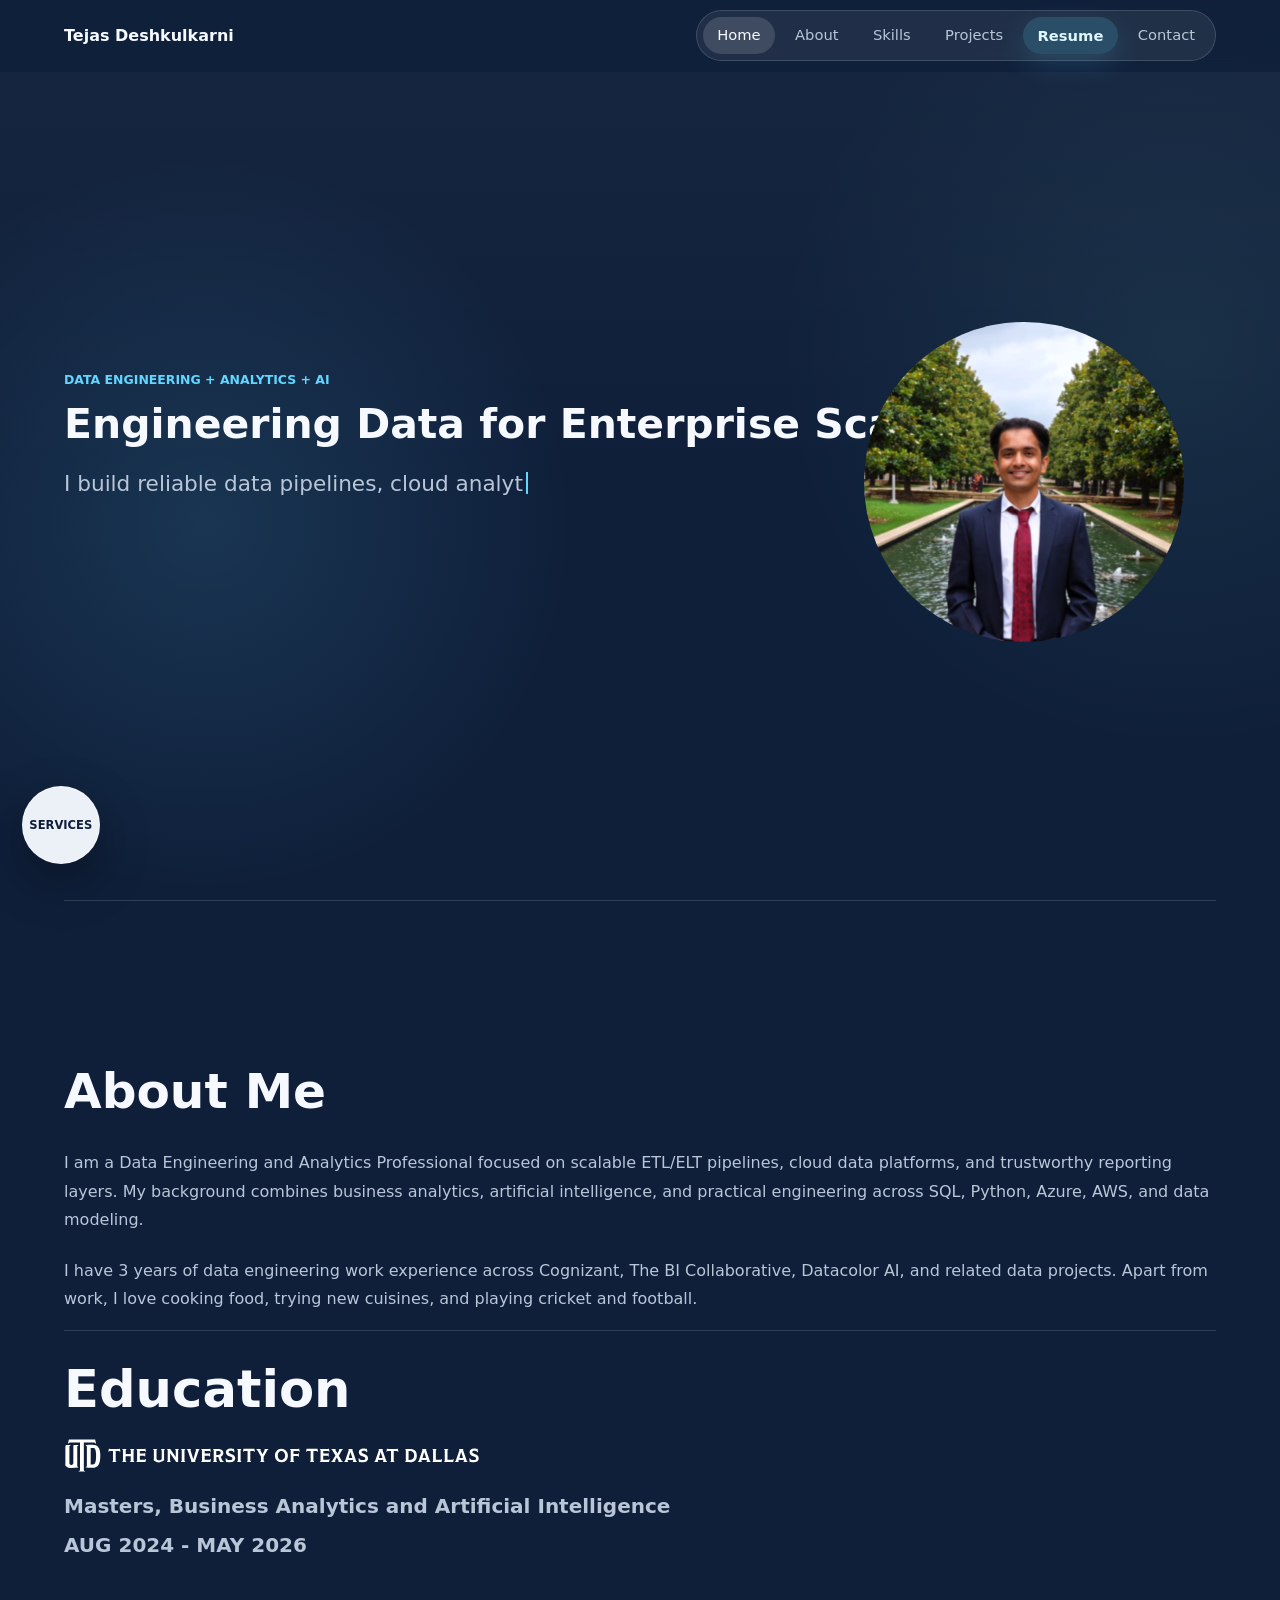
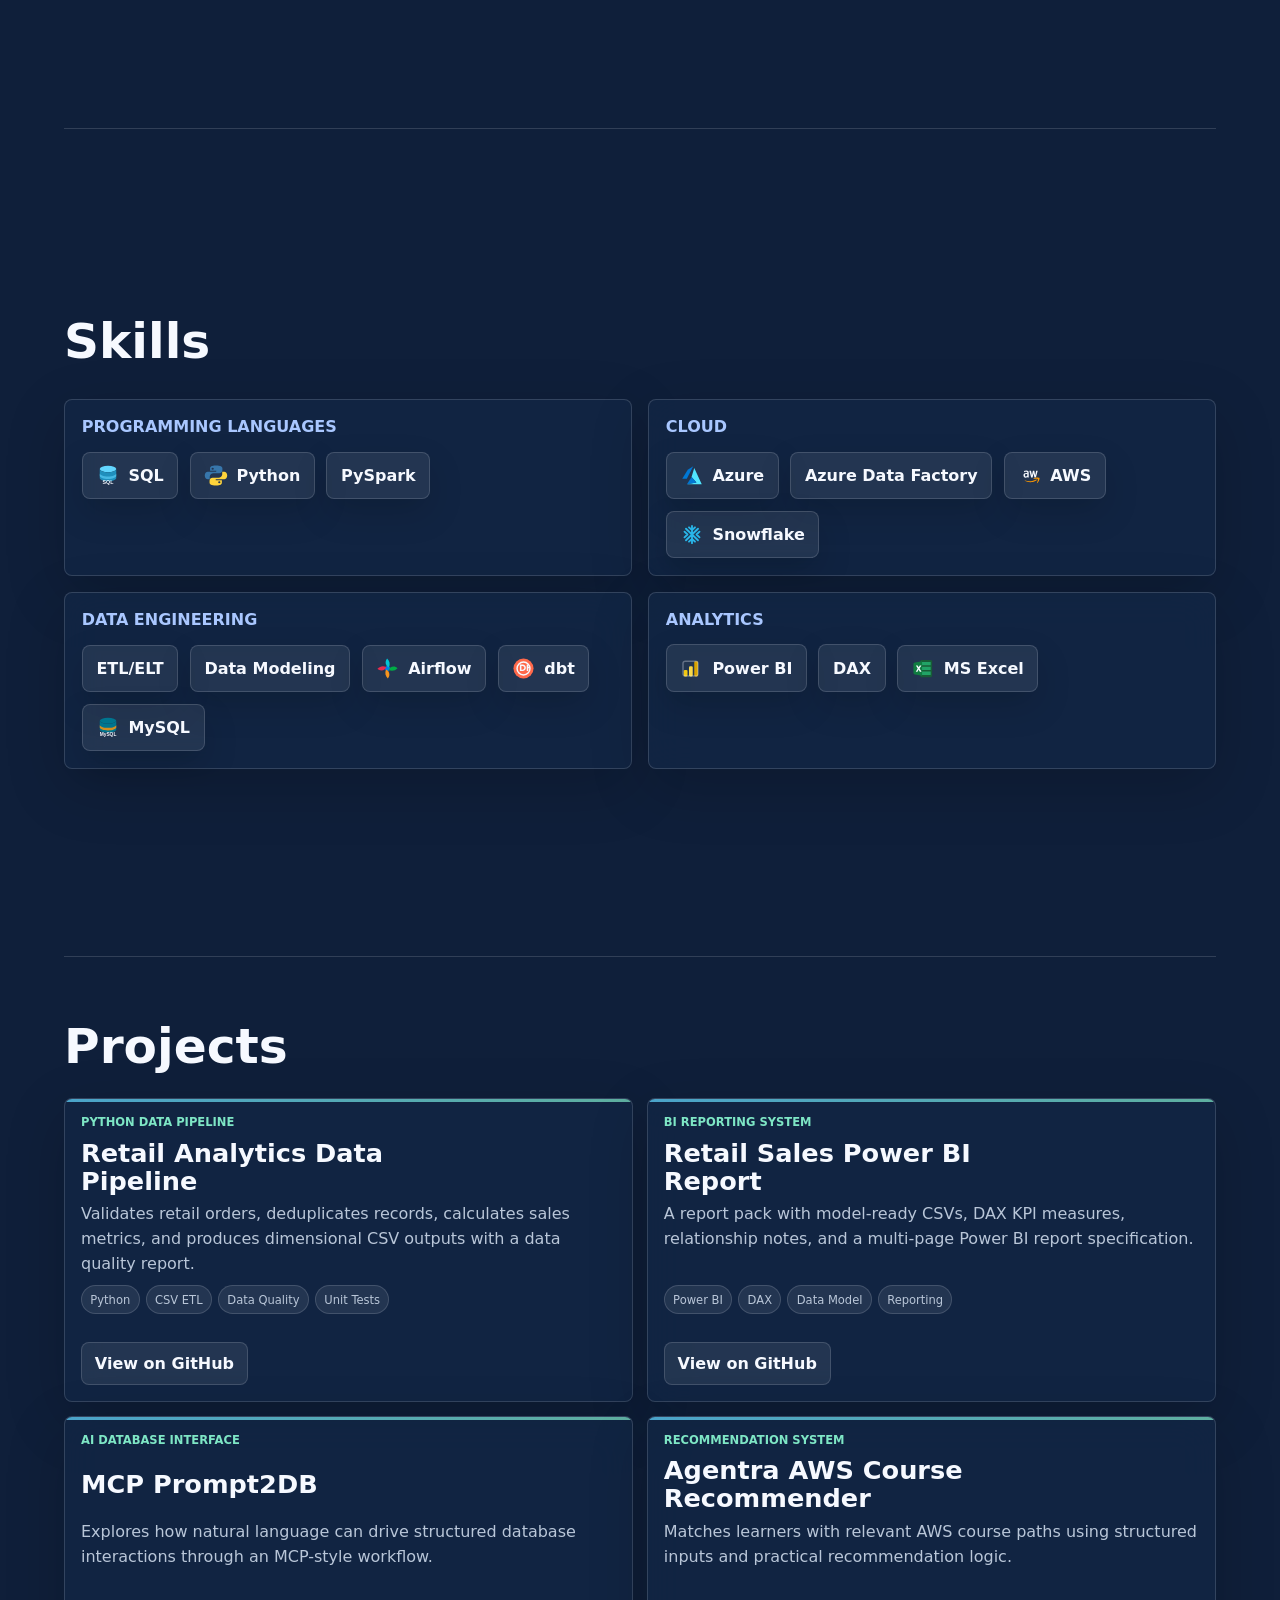
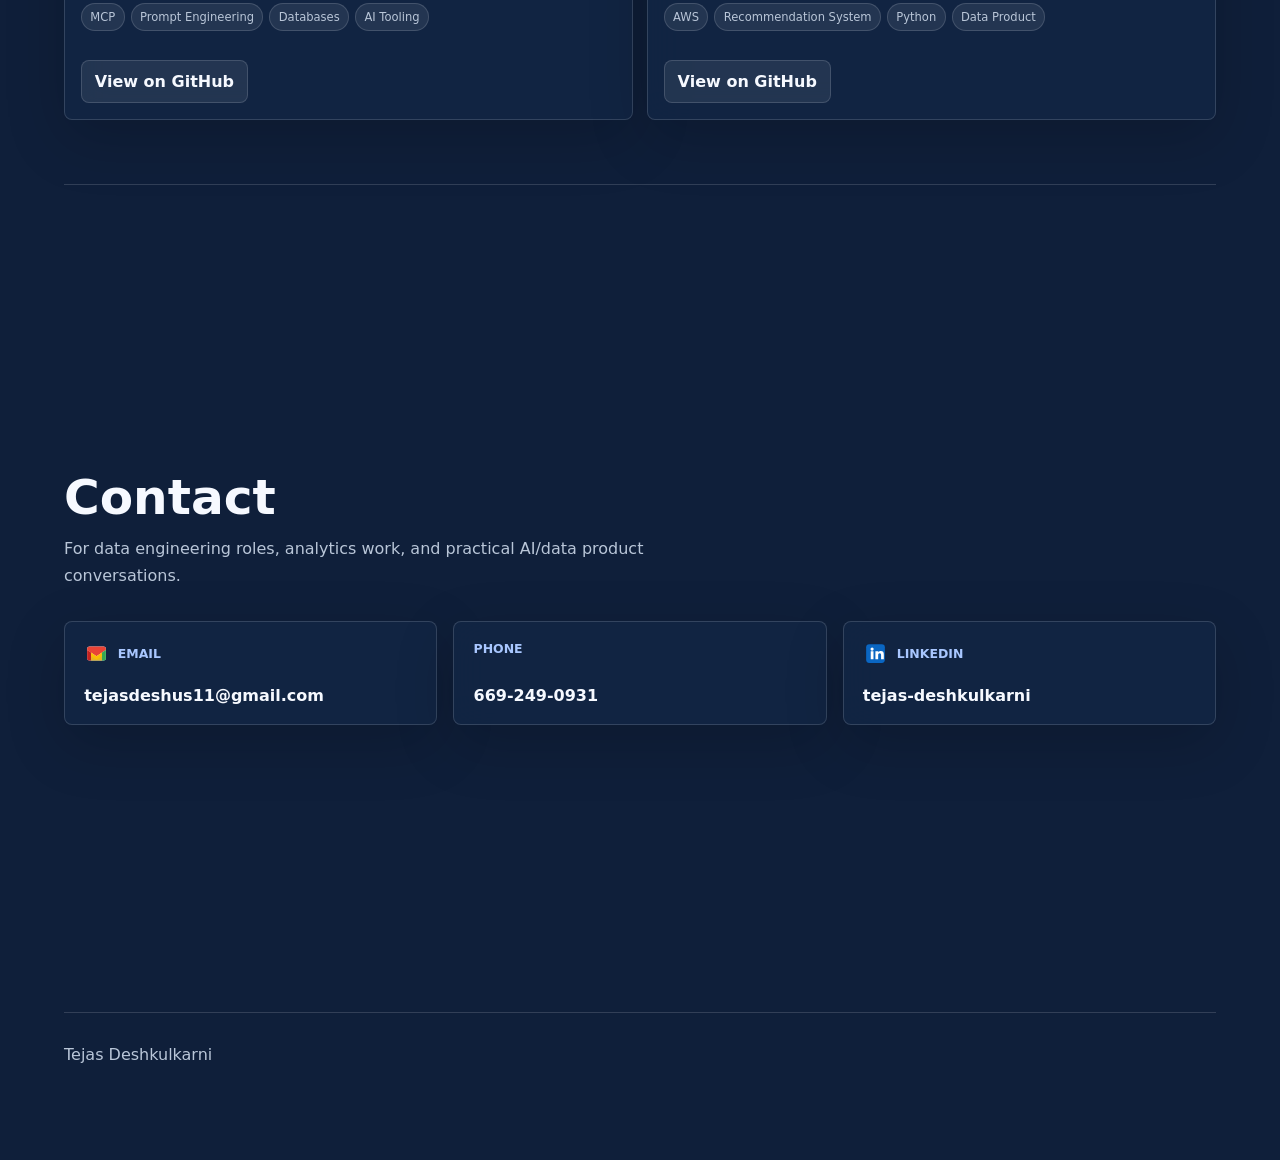
<file: index.html>
<!doctype html>
<html lang="en">
  <head>
    <meta charset="UTF-8" />
    <meta name="viewport" content="width=device-width, initial-scale=1.0" />
    <meta
      name="description"
      content="Tejas Portfolio - Data engineering, analytics, and AI portfolio for recruiters and clients."
    />
    <meta name="theme-color" content="#0f1f3a" />
    <title>Tejas Deshkulkarni | Engineering Data for Enterprise Scale</title>
    <link rel="icon" href="assets/favicon.svg" type="image/svg+xml" />
    <link rel="preload" as="image" href="assets/linkedin-cropped-photo.png" />
    <link rel="stylesheet" href="styles.css?v=20260722-viewportfix1" />
  </head>
  <body>
    <div class="scroll-progress" aria-hidden="true"></div>
    <div class="cursor-light" aria-hidden="true"></div>

    <header class="site-header" data-elevated="false">
      <a class="brand-mark" href="#home" aria-label="Tejas Deshkulkarni home">Tejas Deshkulkarni</a>

      <nav class="desktop-nav" aria-label="Primary navigation">
        <a href="#home">Home</a>
        <a href="#about">About</a>
        <a href="#skills">Skills</a>
        <a href="#projects">Projects</a>
        <div class="nav-menu">
          <button class="resume-toggle" type="button" aria-expanded="false" aria-controls="resume-menu">Resume</button>
          <div class="resume-menu" id="resume-menu" hidden>
            <a href="documents/Resume_Tejas_Shripad_Deshkulkarni.pdf" target="_blank" rel="noopener noreferrer">View resume</a>
            <a href="documents/Resume_Tejas_Shripad_Deshkulkarni.pdf" download>Download PDF</a>
          </div>
        </div>
        <a href="#contact">Contact</a>
      </nav>

      <button class="icon-button menu-toggle" type="button" aria-label="Open menu" aria-expanded="false">
        <span></span>
        <span></span>
      </button>
    </header>

    <nav class="mobile-nav" aria-label="Mobile navigation" hidden>
      <a href="#home">Home</a>
      <a href="#about">About</a>
      <a href="#skills">Skills</a>
      <a href="#projects">Projects</a>
      <div class="mobile-resume-group">
        <span>Resume</span>
        <a href="documents/Resume_Tejas_Shripad_Deshkulkarni.pdf" target="_blank" rel="noopener noreferrer">View resume</a>
        <a href="documents/Resume_Tejas_Shripad_Deshkulkarni.pdf" download>Download PDF</a>
      </div>
      <a href="#contact">Contact</a>
    </nav>

    <aside class="floating-services" aria-label="Services">
      <button
        class="services-fab"
        type="button"
        aria-expanded="false"
        aria-controls="services-popover"
      >
        Services
      </button>
      <div class="services-popover" id="services-popover" hidden>
        <span>Services</span>
        <ul>
          <li><a class="service-tab" href="data-services.html">Data</a></li>
          <li><a class="service-tab" href="website-development.html">Website Development</a></li>
        </ul>
      </div>
    </aside>

    <main>
      <section class="hero-section" id="home">
        <div class="hero-copy reveal">
          <p class="eyebrow">Data Engineering + Analytics + AI</p>
          <h1>Engineering Data for Enterprise Scale</h1>
          <p
            class="hero-lede is-typing"
            data-type-text="I build reliable data pipelines, cloud analytics foundations, and reporting systems focused on quality, integrity, and business impact."
          ></p>
        </div>

        <div class="hero-visual reveal" aria-label="Portrait of Tejas Deshkulkarni">
          <img
            class="hero-portrait"
            src="assets/linkedin-cropped-photo.png"
            width="800"
            height="800"
            alt="Professional headshot of Tejas Deshkulkarni"
          />
        </div>
      </section>

      <section class="section about-section" id="about">
        <div class="section-heading reveal">
          <h2>About Me</h2>
        </div>
        <div class="about-grid">
          <article class="text-panel reveal">
            <p>
              I am a Data Engineering and Analytics Professional focused on scalable ETL/ELT
              pipelines, cloud data platforms, and trustworthy reporting layers. My background
              combines business analytics, artificial intelligence, and practical engineering across
              SQL, Python, Azure, AWS, and data modeling.
            </p>
            <p>
              I have 3 years of data engineering work experience across Cognizant, The BI
              Collaborative, Datacolor AI, and related data projects. Apart from work, I love
              cooking food, trying new cuisines, and playing cricket and football.
            </p>
          </article>

          <article class="education-feature reveal" aria-label="Education and highlights">
            <h3>Education</h3>
            <div class="education-entry">
              <img
                class="utd-logo"
                src="assets/utd-wordmark-1line-white-web.svg"
                alt="The University of Texas at Dallas logo"
              />
              <p>Masters, Business Analytics and Artificial Intelligence</p>
              <span>AUG 2024 - MAY 2026</span>
            </div>
          </article>
        </div>
      </section>

      <section class="section skills-section" id="skills">
        <div class="section-heading reveal">
          <h2>Skills</h2>
        </div>
        <div class="skill-groups reveal">
          <article class="skill-group">
            <h3>PROGRAMMING LANGUAGES</h3>
            <div class="skill-grid">
              <span class="skill-pill">
                <img class="skill-logo" src="assets/sql-logo.svg" alt="" aria-hidden="true" />
                <span>SQL</span>
              </span>
              <span class="skill-pill">
                <img class="skill-logo" src="assets/python-logo.svg" alt="" aria-hidden="true" />
                <span>Python</span>
              </span>
              <span class="skill-pill">PySpark</span>
            </div>
          </article>
          <article class="skill-group">
            <h3>CLOUD</h3>
            <div class="skill-grid">
              <span class="skill-pill">
                <img class="skill-logo" src="assets/azure-logo.svg" alt="" aria-hidden="true" />
                <span>Azure</span>
              </span>
              <span class="skill-pill">Azure Data Factory</span>
              <span class="skill-pill">
                <img class="skill-logo" src="assets/aws-logo.svg" alt="" aria-hidden="true" />
                <span>AWS</span>
              </span>
              <span class="skill-pill">
                <img class="skill-logo" src="assets/snowflake-logo.svg" alt="" aria-hidden="true" />
                <span>Snowflake</span>
              </span>
            </div>
          </article>
          <article class="skill-group">
            <h3>DATA ENGINEERING</h3>
            <div class="skill-grid">
              <span class="skill-pill">ETL/ELT</span>
              <span class="skill-pill">Data Modeling</span>
              <span class="skill-pill">
                <img class="skill-logo" src="assets/airflow-logo.svg" alt="" aria-hidden="true" />
                <span>Airflow</span>
              </span>
              <span class="skill-pill">
                <img class="skill-logo" src="assets/dbt-logo.svg" alt="" aria-hidden="true" />
                <span>dbt</span>
              </span>
              <span class="skill-pill">
                <img class="skill-logo" src="assets/mysql-logo.svg" alt="" aria-hidden="true" />
                <span>MySQL</span>
              </span>
            </div>
          </article>
          <article class="skill-group">
            <h3>ANALYTICS</h3>
            <div class="skill-grid">
              <span class="skill-pill">
                <img class="skill-logo" src="assets/power-bi-logo.svg" alt="" aria-hidden="true" />
                <span>Power BI</span>
              </span>
              <span class="skill-pill">DAX</span>
              <span class="skill-pill">
                <img class="skill-logo" src="assets/excel-logo.svg" alt="" aria-hidden="true" />
                <span>MS Excel</span>
              </span>
            </div>
          </article>
        </div>
      </section>

      <section class="section projects-section" id="projects">
        <div class="section-heading reveal">
          <h2>Projects</h2>
        </div>
        <div class="project-grid">
          <article class="project-card reveal">
            <span class="project-kicker">Python data pipeline</span>
            <h3>Retail Analytics Data Pipeline</h3>
            <p>
              Validates retail orders, deduplicates records, calculates sales metrics, and produces
              dimensional CSV outputs with a data quality report.
            </p>
            <div class="tag-row">
              <span>Python</span>
              <span>CSV ETL</span>
              <span>Data Quality</span>
              <span>Unit Tests</span>
            </div>
            <a class="project-link" href="https://github.com/Tejasdk22/Retail-Product-Pipeline" target="_blank" rel="noopener noreferrer">View on GitHub</a>
          </article>

          <article class="project-card reveal">
            <span class="project-kicker">BI reporting system</span>
            <h3>Retail Sales Power BI Report</h3>
            <p>
              A report pack with model-ready CSVs, DAX KPI measures, relationship notes, and a
              multi-page Power BI report specification.
            </p>
            <div class="tag-row">
              <span>Power BI</span>
              <span>DAX</span>
              <span>Data Model</span>
              <span>Reporting</span>
            </div>
            <a class="project-link" href="https://github.com/Tejasdk22/power-bi-sales-report" target="_blank" rel="noopener noreferrer">View on GitHub</a>
          </article>

          <article class="project-card reveal">
            <span class="project-kicker">AI database interface</span>
            <h3>MCP Prompt2DB</h3>
            <p>
              Explores how natural language can drive structured database interactions through an
              MCP-style workflow.
            </p>
            <div class="tag-row">
              <span>MCP</span>
              <span>Prompt Engineering</span>
              <span>Databases</span>
              <span>AI Tooling</span>
            </div>
            <a class="project-link" href="https://github.com/Tejasdk22/MCP-Prompt2DB" target="_blank" rel="noopener noreferrer">View on GitHub</a>
          </article>

          <article class="project-card reveal">
            <span class="project-kicker">Recommendation system</span>
            <h3>Agentra AWS Course Recommender</h3>
            <p>
              Matches learners with relevant AWS course paths using structured inputs and practical
              recommendation logic.
            </p>
            <div class="tag-row">
              <span>AWS</span>
              <span>Recommendation System</span>
              <span>Python</span>
              <span>Data Product</span>
            </div>
            <a class="project-link" href="https://github.com/Tejasdk22/Agentra_AWS_Course_Recommendation_System" target="_blank" rel="noopener noreferrer">View on GitHub</a>
          </article>
        </div>
      </section>

      <section class="section contact-section" id="contact">
        <div class="section-heading reveal">
          <h2>Contact</h2>
          <p>For data engineering roles, analytics work, and practical AI/data product conversations.</p>
        </div>
        <div class="contact-grid">
          <a class="contact-card reveal" href="mailto:tejasdeshus11@gmail.com">
            <span class="contact-card-heading">
              <img class="contact-logo" src="assets/gmail-logo.svg" alt="" aria-hidden="true" />
              <span>Email</span>
            </span>
            <strong>tejasdeshus11@gmail.com</strong>
          </a>
          <div class="contact-card reveal">
            <span>Phone</span>
            <strong>669-249-0931</strong>
          </div>
          <a class="contact-card reveal" href="https://www.linkedin.com/in/tejas-deshkulkarni/" target="_blank" rel="noopener noreferrer">
            <span class="contact-card-heading">
              <img class="contact-logo" src="assets/linkedin-logo.svg" alt="" aria-hidden="true" />
              <span>LinkedIn</span>
            </span>
            <strong>tejas-deshkulkarni</strong>
          </a>
        </div>
      </section>
    </main>

    <footer class="site-footer">
      <span>Tejas Deshkulkarni</span>
    </footer>

    <script src="script.js?v=20260722-viewportfix1"></script>
  </body>
</html>
</file>
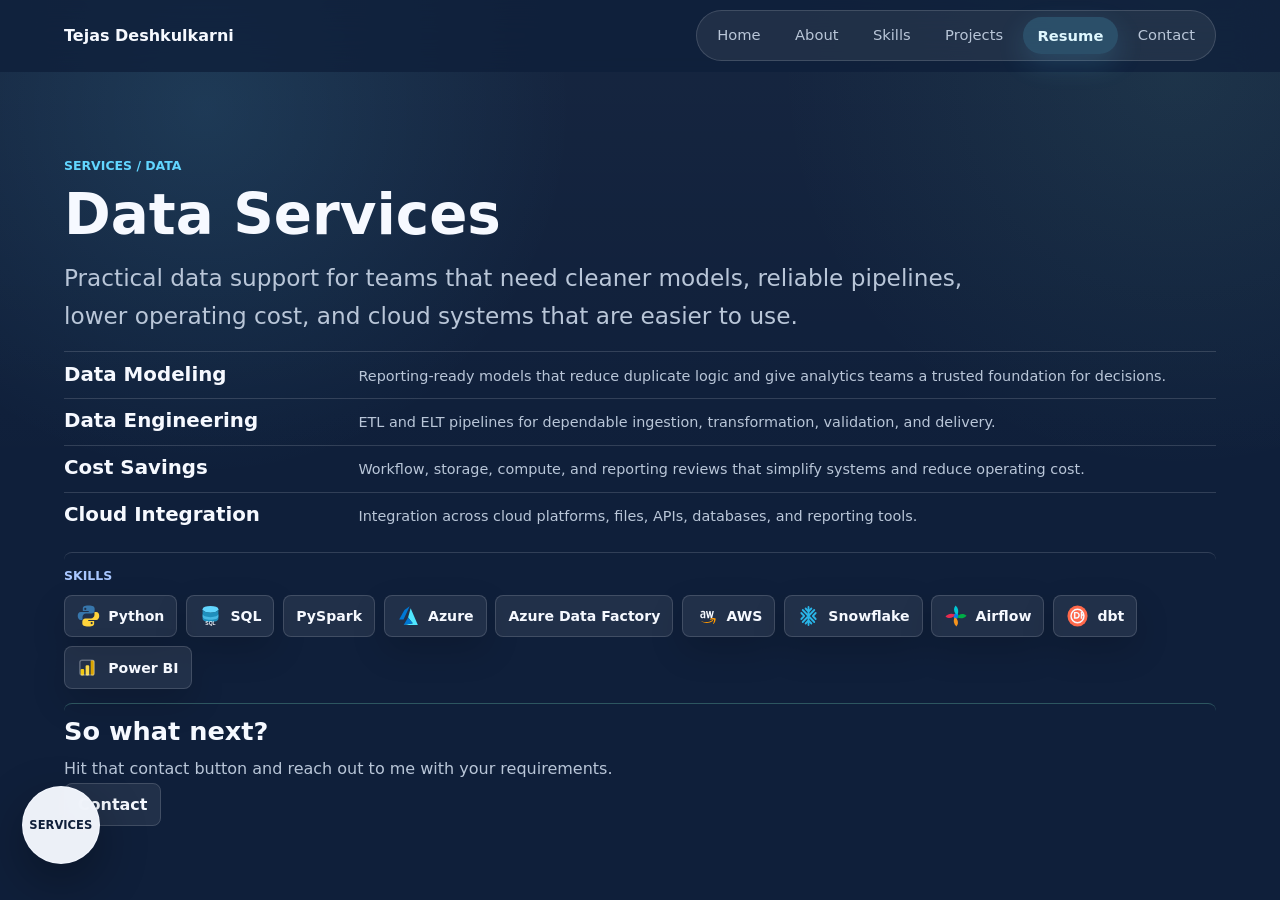
<file: data-services.html>
<!doctype html>
<html lang="en">
  <head>
    <meta charset="UTF-8" />
    <meta name="viewport" content="width=device-width, initial-scale=1.0" />
    <meta
      name="description"
      content="Data services by Tejas Deshkulkarni, including data modeling, data engineering, cost savings, and cloud integration."
    />
    <meta name="theme-color" content="#0f1f3a" />
    <title>Data Services | Tejas Deshkulkarni</title>
    <link rel="icon" href="assets/favicon.svg" type="image/svg+xml" />
    <link rel="stylesheet" href="styles.css?v=20260722-servicelist1" />
  </head>
  <body>
    <div class="scroll-progress" aria-hidden="true"></div>
    <div class="cursor-light" aria-hidden="true"></div>

    <header class="site-header" data-elevated="false">
      <a class="brand-mark" href="index.html#home" aria-label="Tejas Deshkulkarni home">Tejas Deshkulkarni</a>

      <nav class="desktop-nav" aria-label="Primary navigation">
        <a href="index.html#home">Home</a>
        <a href="index.html#about">About</a>
        <a href="index.html#skills">Skills</a>
        <a href="index.html#projects">Projects</a>
        <div class="nav-menu">
          <button class="resume-toggle" type="button" aria-expanded="false" aria-controls="resume-menu">Resume</button>
          <div class="resume-menu" id="resume-menu" hidden>
            <a href="documents/Resume_Tejas_Shripad_Deshkulkarni.pdf" target="_blank" rel="noopener noreferrer">View resume</a>
            <a href="documents/Resume_Tejas_Shripad_Deshkulkarni.pdf" download>Download PDF</a>
          </div>
        </div>
        <a href="index.html#contact">Contact</a>
      </nav>

      <button class="icon-button menu-toggle" type="button" aria-label="Open menu" aria-expanded="false">
        <span></span>
        <span></span>
      </button>
    </header>

    <nav class="mobile-nav" aria-label="Mobile navigation" hidden>
      <a href="index.html#home">Home</a>
      <a href="index.html#about">About</a>
      <a href="index.html#skills">Skills</a>
      <a href="index.html#projects">Projects</a>
      <div class="mobile-resume-group">
        <span>Resume</span>
        <a href="documents/Resume_Tejas_Shripad_Deshkulkarni.pdf" target="_blank" rel="noopener noreferrer">View resume</a>
        <a href="documents/Resume_Tejas_Shripad_Deshkulkarni.pdf" download>Download PDF</a>
      </div>
      <a href="index.html#contact">Contact</a>
    </nav>

    <aside class="floating-services" aria-label="Services">
      <button
        class="services-fab"
        type="button"
        aria-expanded="false"
        aria-controls="services-popover"
      >
        Services
      </button>
      <div class="services-popover" id="services-popover" hidden>
        <span>Services</span>
        <ul>
          <li><a class="service-tab" href="data-services.html">Data</a></li>
          <li><a class="service-tab" href="website-development.html">Website Development</a></li>
        </ul>
      </div>
    </aside>

    <main class="service-page">
      <section class="service-hero service-landing section" id="service-overview">
        <p class="eyebrow reveal">Services / Data</p>
        <h1 class="reveal">Data Services</h1>
        <p class="service-lede reveal">
          Practical data support for teams that need cleaner models, reliable pipelines, lower
          operating cost, and cloud systems that are easier to use.
        </p>

        <div class="service-card-grid service-card-grid-compact" aria-label="Data service offerings">
          <article class="service-detail-card reveal">
            <h2>Data Modeling</h2>
            <p>
              Reporting-ready models that reduce duplicate logic and give analytics teams a trusted
              foundation for decisions.
            </p>
          </article>

          <article class="service-detail-card reveal">
            <h2>Data Engineering</h2>
            <p>
              ETL and ELT pipelines for dependable ingestion, transformation, validation, and
              delivery.
            </p>
          </article>

          <article class="service-detail-card reveal">
            <h2>Cost Savings</h2>
            <p>
              Workflow, storage, compute, and reporting reviews that simplify systems and reduce
              operating cost.
            </p>
          </article>

          <article class="service-detail-card reveal">
            <h2>Cloud Integration</h2>
            <p>
              Integration across cloud platforms, files, APIs, databases, and reporting tools.
            </p>
          </article>
        </div>

        <article class="service-tools reveal">
          <span>Skills</span>
          <div class="service-tool-grid" aria-label="Data tools">
            <span class="skill-pill">
              <img class="skill-logo" src="assets/python-logo.svg" alt="" aria-hidden="true" />
              <span>Python</span>
            </span>
            <span class="skill-pill">
              <img class="skill-logo" src="assets/sql-logo.svg" alt="" aria-hidden="true" />
              <span>SQL</span>
            </span>
            <span>PySpark</span>
            <span class="skill-pill">
              <img class="skill-logo" src="assets/azure-logo.svg" alt="" aria-hidden="true" />
              <span>Azure</span>
            </span>
            <span>Azure Data Factory</span>
            <span class="skill-pill">
              <img class="skill-logo" src="assets/aws-logo.svg" alt="" aria-hidden="true" />
              <span>AWS</span>
            </span>
            <span class="skill-pill">
              <img class="skill-logo" src="assets/snowflake-logo.svg" alt="" aria-hidden="true" />
              <span>Snowflake</span>
            </span>
            <span class="skill-pill">
              <img class="skill-logo" src="assets/airflow-logo.svg" alt="" aria-hidden="true" />
              <span>Airflow</span>
            </span>
            <span class="skill-pill">
              <img class="skill-logo" src="assets/dbt-logo.svg" alt="" aria-hidden="true" />
              <span>dbt</span>
            </span>
            <span class="skill-pill">
              <img class="skill-logo" src="assets/power-bi-logo.svg" alt="" aria-hidden="true" />
              <span>Power BI</span>
            </span>
          </div>
        </article>

        <article class="service-next reveal">
          <h2>So what next?</h2>
          <p>Hit that contact button and reach out to me with your requirements.</p>
          <a class="project-link" href="index.html#contact">Contact</a>
        </article>
      </section>
    </main>

    <script src="script.js?v=20260722-servicelist1"></script>
  </body>
</html>
</file>
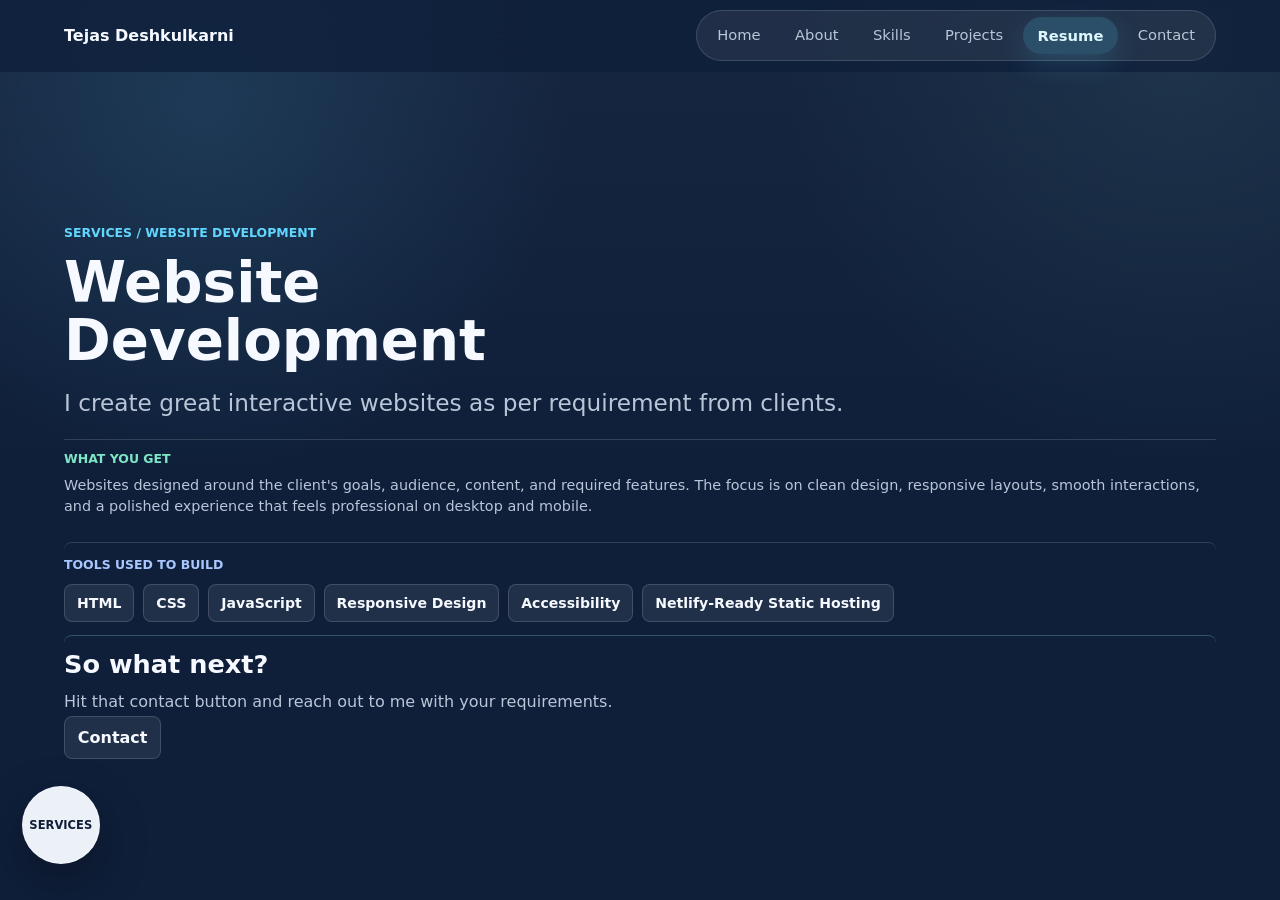
<file: website-development.html>
<!doctype html>
<html lang="en">
  <head>
    <meta charset="UTF-8" />
    <meta name="viewport" content="width=device-width, initial-scale=1.0" />
    <meta
      name="description"
      content="Website development services by Tejas Deshkulkarni for interactive, client-focused websites."
    />
    <meta name="theme-color" content="#0f1f3a" />
    <title>Website Development | Tejas Deshkulkarni</title>
    <link rel="icon" href="assets/favicon.svg" type="image/svg+xml" />
    <link rel="stylesheet" href="styles.css?v=20260722-servicelist1" />
  </head>
  <body>
    <div class="scroll-progress" aria-hidden="true"></div>
    <div class="cursor-light" aria-hidden="true"></div>

    <header class="site-header" data-elevated="false">
      <a class="brand-mark" href="index.html#home" aria-label="Tejas Deshkulkarni home">Tejas Deshkulkarni</a>

      <nav class="desktop-nav" aria-label="Primary navigation">
        <a href="index.html#home">Home</a>
        <a href="index.html#about">About</a>
        <a href="index.html#skills">Skills</a>
        <a href="index.html#projects">Projects</a>
        <div class="nav-menu">
          <button class="resume-toggle" type="button" aria-expanded="false" aria-controls="resume-menu">Resume</button>
          <div class="resume-menu" id="resume-menu" hidden>
            <a href="documents/Resume_Tejas_Shripad_Deshkulkarni.pdf" target="_blank" rel="noopener noreferrer">View resume</a>
            <a href="documents/Resume_Tejas_Shripad_Deshkulkarni.pdf" download>Download PDF</a>
          </div>
        </div>
        <a href="index.html#contact">Contact</a>
      </nav>

      <button class="icon-button menu-toggle" type="button" aria-label="Open menu" aria-expanded="false">
        <span></span>
        <span></span>
      </button>
    </header>

    <nav class="mobile-nav" aria-label="Mobile navigation" hidden>
      <a href="index.html#home">Home</a>
      <a href="index.html#about">About</a>
      <a href="index.html#skills">Skills</a>
      <a href="index.html#projects">Projects</a>
      <div class="mobile-resume-group">
        <span>Resume</span>
        <a href="documents/Resume_Tejas_Shripad_Deshkulkarni.pdf" target="_blank" rel="noopener noreferrer">View resume</a>
        <a href="documents/Resume_Tejas_Shripad_Deshkulkarni.pdf" download>Download PDF</a>
      </div>
      <a href="index.html#contact">Contact</a>
    </nav>

    <aside class="floating-services" aria-label="Services">
      <button
        class="services-fab"
        type="button"
        aria-expanded="false"
        aria-controls="services-popover"
      >
        Services
      </button>
      <div class="services-popover" id="services-popover" hidden>
        <span>Services</span>
        <ul>
          <li><a class="service-tab" href="data-services.html">Data</a></li>
          <li><a class="service-tab" href="website-development.html">Website Development</a></li>
        </ul>
      </div>
    </aside>

    <main class="service-page">
      <section class="service-hero service-landing section" id="service-overview">
        <p class="eyebrow reveal">Services / Website Development</p>
        <h1 class="reveal">Website Development</h1>
        <p class="service-lede reveal">
          I create great interactive websites as per requirement from clients.
        </p>

        <div class="service-card-grid service-card-grid-single" aria-label="Website development details">
          <article class="service-detail-card reveal">
            <span>What you get</span>
            <p>
              Websites designed around the client's goals, audience, content, and required features.
              The focus is on clean design, responsive layouts, smooth interactions, and a polished
              experience that feels professional on desktop and mobile.
            </p>
          </article>
        </div>

        <article class="service-tools reveal">
          <span>Tools used to build</span>
          <div class="service-tool-grid" aria-label="Website development tools">
            <span>HTML</span>
            <span>CSS</span>
            <span>JavaScript</span>
            <span>Responsive Design</span>
            <span>Accessibility</span>
            <span>Netlify-Ready Static Hosting</span>
          </div>
        </article>

        <article class="service-next reveal">
          <h2>So what next?</h2>
          <p>Hit that contact button and reach out to me with your requirements.</p>
          <a class="project-link" href="index.html#contact">Contact</a>
        </article>
      </section>
    </main>

    <script src="script.js?v=20260722-servicelist1"></script>
  </body>
</html>
</file>
<file: styles.css>
:root {
  --bg: #0f1f3a;
  --bg-strong: #142747;
  --ink: #f6f9ff;
  --muted: #b9c6d8;
  --line: rgba(246, 249, 255, 0.15);
  --panel: rgba(18, 39, 70, 0.78);
  --surface: rgba(246, 249, 255, 0.08);
  --surface-strong: rgba(246, 249, 255, 0.14);
  --accent: #62d6ff;
  --accent-2: #7ee6c5;
  --accent-3: #a9c7ff;
  --on-accent: #061727;
  --accent-soft: rgba(98, 214, 255, 0.18);
  --shadow: 0 24px 80px rgba(0, 0, 0, 0.34);
  --radius: 8px;
  --header-height: 72px;
  --panel-height: calc(var(--app-height, 100vh) - var(--header-height));
  color-scheme: dark;
}

* {
  box-sizing: border-box;
}

html {
  scroll-behavior: smooth;
  scroll-padding-top: var(--header-height);
}

body {
  min-width: 320px;
  margin: 0;
  font-family: Inter, ui-sans-serif, system-ui, -apple-system, BlinkMacSystemFont, "Segoe UI", sans-serif;
  color: var(--ink);
  background:
    radial-gradient(circle at 16% 12%, rgba(98, 214, 255, 0.12), transparent 23rem),
    radial-gradient(circle at 92% 8%, rgba(126, 230, 197, 0.08), transparent 25rem),
    linear-gradient(180deg, rgba(246, 249, 255, 0.03), transparent 30rem),
    var(--bg);
  letter-spacing: 0;
}

.scroll-progress {
  position: fixed;
  top: 0;
  left: 0;
  z-index: 60;
  width: 0%;
  height: 3px;
  background: var(--accent);
  box-shadow: 0 0 24px var(--accent-soft);
  pointer-events: none;
}

body.menu-open {
  overflow: hidden;
}

a {
  color: inherit;
  text-decoration: none;
}

button,
input {
  font: inherit;
}

button {
  cursor: pointer;
}

a:focus-visible,
button:focus-visible,
input:focus-visible {
  outline: 3px solid rgba(98, 214, 255, 0.48);
  outline-offset: 4px;
}

img {
  max-width: 100%;
  display: block;
}

[hidden] {
  display: none !important;
}

::selection {
  color: #fff;
  background: var(--accent);
}

.cursor-light {
  position: fixed;
  inset: auto;
  width: 26rem;
  height: 26rem;
  border-radius: 999px;
  pointer-events: none;
  transform: translate(-50%, -50%);
  background: radial-gradient(circle, rgba(98, 214, 255, 0.15), rgba(98, 214, 255, 0) 64%);
  opacity: 0;
  z-index: 0;
  transition: opacity 180ms ease;
}

.site-header {
  position: sticky;
  top: 0;
  z-index: 20;
  min-height: var(--header-height);
  display: flex;
  align-items: center;
  justify-content: space-between;
  padding: 0 5vw;
  background: rgba(15, 31, 58, 0.78);
  border-bottom: 1px solid transparent;
  backdrop-filter: blur(20px);
  transition: border-color 180ms ease, box-shadow 180ms ease;
}

.site-header[data-elevated="true"] {
  border-color: var(--line);
  box-shadow: 0 12px 36px rgba(0, 0, 0, 0.22);
}

.brand-mark,
.desktop-nav,
.signal-row,
.tag-row,
.site-footer {
  display: flex;
  align-items: center;
}

.brand-mark {
  min-height: 2.65rem;
  font-weight: 700;
  letter-spacing: 0;
}

.desktop-nav {
  position: relative;
  gap: 0.35rem;
  padding: 0.35rem;
  border: 1px solid var(--line);
  border-radius: 999px;
  background: rgba(244, 246, 238, 0.07);
}

.desktop-nav a,
.resume-toggle {
  position: relative;
  min-height: 2.35rem;
  padding: 0.58rem 0.9rem;
  border: 0;
  border-radius: 999px;
  color: var(--muted);
  background: transparent;
  font-size: 0.92rem;
  transition: color 160ms ease, background 160ms ease, box-shadow 160ms ease, transform 160ms ease;
}

.resume-toggle {
  color: #dff8ff;
  background: rgba(98, 214, 255, 0.18);
  box-shadow: 0 0 0 0 rgba(98, 214, 255, 0.36), 0 10px 28px rgba(98, 214, 255, 0.16);
  font-weight: 900;
  animation: resumeHeartbeat 1.35s ease-in-out infinite;
}

.desktop-nav a:hover,
.desktop-nav a:focus-visible,
.desktop-nav a.is-active,
.resume-toggle:hover,
.resume-toggle:focus-visible,
.resume-toggle[aria-expanded="true"] {
  color: var(--ink);
  background: var(--surface-strong);
}

.resume-toggle:hover,
.resume-toggle:focus-visible,
.resume-toggle[aria-expanded="true"] {
  color: var(--ink);
  background: rgba(98, 214, 255, 0.28);
  box-shadow: 0 0 0 0.2rem rgba(98, 214, 255, 0.08), 0 14px 36px rgba(98, 214, 255, 0.24);
}

.nav-menu {
  position: relative;
}

.resume-menu {
  position: absolute;
  right: 0;
  top: calc(100% + 0.6rem);
  z-index: 50;
  min-width: 12rem;
  display: grid;
  gap: 0.25rem;
  padding: 0.45rem;
  border: 1px solid var(--line);
  border-radius: var(--radius);
  background: rgba(20, 43, 78, 0.98);
  box-shadow: var(--shadow);
}

.resume-menu a {
  min-height: 2.5rem;
  padding: 0.7rem 0.8rem;
  border-radius: var(--radius);
}

.resume-menu a:hover,
.resume-menu a:focus-visible {
  background: var(--surface-strong);
}

.icon-button {
  width: 2.65rem;
  height: 2.65rem;
  display: inline-grid;
  place-items: center;
  border: 1px solid var(--line);
  border-radius: 50%;
  color: var(--ink);
  background: var(--surface);
}

.menu-toggle {
  display: none;
  gap: 0.2rem;
}

.menu-toggle span {
  width: 1rem;
  height: 2px;
  display: block;
  background: currentColor;
  transition: transform 160ms ease;
}

.menu-toggle[aria-expanded="true"] span:first-child {
  transform: translateY(2px) rotate(45deg);
}

.menu-toggle[aria-expanded="true"] span:last-child {
  transform: translateY(-2px) rotate(-45deg);
}

.mobile-nav {
  position: fixed;
  inset: var(--header-height) 1rem auto;
  z-index: 30;
  display: grid;
  gap: 0.35rem;
  padding: 0.7rem;
  border: 1px solid var(--line);
  border-radius: var(--radius);
  background: rgba(20, 43, 78, 0.96);
  box-shadow: var(--shadow);
  backdrop-filter: blur(18px);
}

.mobile-nav a {
  padding: 0.95rem 1rem;
  border-radius: var(--radius);
  color: var(--muted);
}

.mobile-resume-group {
  display: grid;
  gap: 0.25rem;
  padding: 0.5rem;
  border: 1px solid var(--line);
  border-radius: var(--radius);
  background: var(--surface);
}

.mobile-resume-group span {
  padding: 0.45rem 0.5rem;
  color: var(--ink);
  font-weight: 800;
}

.mobile-resume-group a {
  padding: 0.75rem 0.5rem;
}

.mobile-nav a:hover {
  background: var(--surface-strong);
  color: var(--ink);
}

.floating-services {
  position: fixed;
  left: clamp(0.85rem, 2vw, 1.35rem);
  bottom: clamp(1.4rem, 4vh, 2.4rem);
  z-index: 40;
}

.services-fab {
  width: 4.9rem;
  height: 4.9rem;
  display: grid;
  place-items: center;
  border: 1px solid rgba(246, 249, 255, 0.9);
  border-radius: 50%;
  color: var(--bg);
  background: rgba(246, 249, 255, 0.96);
  box-shadow: 0 18px 50px rgba(0, 0, 0, 0.32), 0 0 0 0 rgba(246, 249, 255, 0.22);
  font-size: 0.72rem;
  font-weight: 900;
  text-transform: uppercase;
  backdrop-filter: blur(18px);
  animation: servicePulse 2.8s ease-out infinite;
  transition: transform 160ms ease, border-color 160ms ease, background 160ms ease;
}

.services-fab:hover,
.services-fab[aria-expanded="true"] {
  transform: translateX(4px);
  border-color: #fff;
  background: #fff;
}

.services-popover {
  position: absolute;
  left: calc(100% + 0.8rem);
  bottom: 0;
  min-width: 15rem;
  padding: 1rem;
  border: 1px solid var(--line);
  border-radius: var(--radius);
  background: rgba(20, 43, 78, 0.98);
  box-shadow: var(--shadow);
  backdrop-filter: blur(18px);
}

.services-popover span {
  display: block;
  margin-bottom: 0.75rem;
  color: var(--accent-2);
  font-size: 0.78rem;
  font-weight: 900;
  text-transform: uppercase;
}

.services-popover ul {
  display: grid;
  gap: 0.55rem;
  margin: 0;
  padding: 0;
  list-style: none;
}

.service-tab {
  display: block;
  padding: 0.7rem 0.8rem;
  border: 1px solid var(--line);
  border-radius: var(--radius);
  color: var(--ink);
  background: var(--surface);
  font-weight: 800;
  transition: background 160ms ease, transform 160ms ease;
}

.service-tab:hover,
.service-tab:focus-visible {
  background: var(--surface-strong);
  transform: translateX(3px);
}

main {
  position: relative;
  z-index: 1;
}

.hero-section {
  min-height: var(--panel-height);
  display: grid;
  grid-template-columns: minmax(0, 1fr) minmax(18rem, 24rem);
  gap: clamp(2rem, 5vw, 3.75rem);
  align-items: center;
  width: min(1180px, 90vw);
  margin: 0 auto;
  padding: clamp(1.75rem, 4vh, 3rem) 0 clamp(2rem, 5vh, 4rem);
}

.eyebrow {
  margin: 0 0 1rem;
  color: var(--accent);
  font-size: 0.78rem;
  font-weight: 800;
  letter-spacing: 0;
  text-transform: uppercase;
}

h1,
h2,
h3,
p {
  margin-top: 0;
}

h1 {
  max-width: 100%;
  margin-bottom: 1.35rem;
  font-size: clamp(2.35rem, 3.2vw, 2.85rem);
  line-height: 1.04;
  letter-spacing: 0;
  white-space: nowrap;
}

h2 {
  max-width: min(100%, 42rem);
  margin-bottom: 0;
  font-size: clamp(2rem, 3.8vw, 3.4rem);
  line-height: 1.05;
  letter-spacing: 0;
}

h3 {
  margin-bottom: 0.65rem;
  font-size: clamp(1.2rem, 2vw, 1.55rem);
  letter-spacing: 0;
}

.hero-lede {
  max-width: 43rem;
  min-height: 4.4em;
  margin-bottom: 1.8rem;
  color: var(--muted);
  font-size: clamp(1.08rem, 2vw, 1.35rem);
  line-height: 1.6;
}

.hero-lede.is-typing::after {
  content: "";
  display: inline-block;
  width: 0.1em;
  height: 1em;
  margin-left: 0.14em;
  background: var(--accent);
  vertical-align: -0.12em;
  animation: caretBlink 900ms steps(1) infinite;
}

.signal-row {
  flex-wrap: wrap;
  gap: 0.6rem;
  color: var(--muted);
  font-size: 0.92rem;
}

.signal-row span {
  padding: 0.5rem 0.75rem;
  border: 1px solid var(--line);
  border-radius: 999px;
  background: var(--surface);
}

.hero-visual {
  position: relative;
  display: grid;
  justify-items: center;
}

@keyframes resumeHeartbeat {
  0%,
  100% {
    transform: scale(1);
    box-shadow: 0 0 0 0 rgba(98, 214, 255, 0.48), 0 16px 42px rgba(98, 214, 255, 0.28);
  }

  14% {
    transform: scale(1.08);
    box-shadow: 0 0 0 0.32rem rgba(98, 214, 255, 0.16), 0 18px 48px rgba(98, 214, 255, 0.34);
  }

  28% {
    transform: scale(1);
  }

  42% {
    transform: scale(1.05);
    box-shadow: 0 0 0 0.2rem rgba(126, 230, 197, 0.13), 0 18px 48px rgba(126, 230, 197, 0.28);
  }

  70% {
    transform: scale(1);
  }
}

.hero-portrait {
  width: clamp(19rem, 25vw, 23.5rem);
  height: clamp(19rem, 25vw, 23.5rem);
  aspect-ratio: 1 / 1;
  border-radius: 50%;
  object-fit: cover;
  object-position: center center;
  filter: saturate(1.04) contrast(1.03);
}

.section {
  width: min(1180px, 90vw);
  margin: 0 auto;
}

.section {
  padding: clamp(3rem, 6vw, 5rem) 0;
  border-top: 1px solid var(--line);
}

.about-section,
.skills-section,
.projects-section,
.contact-section {
  min-height: var(--panel-height);
  display: flex;
  flex-direction: column;
  justify-content: center;
  padding-top: clamp(1.25rem, 2.5vh, 2rem);
  padding-bottom: clamp(1.25rem, 2.5vh, 2rem);
}

.projects-section .section-heading {
  margin-bottom: clamp(1rem, 2.5vw, 1.6rem);
}

.section-heading {
  margin-bottom: clamp(1.25rem, 2.5vw, 2rem);
}

.section-heading h2 {
  white-space: nowrap;
}

.section-heading p {
  max-width: 42rem;
  margin: 0.85rem 0 0;
  color: var(--muted);
  line-height: 1.65;
}

.about-grid {
  display: grid;
  grid-template-columns: 1fr;
  gap: 1rem;
  align-items: stretch;
}

.contact-card {
  border: 1px solid var(--line);
  border-radius: var(--radius);
  background: var(--panel);
  box-shadow: 0 18px 60px rgba(0, 0, 0, 0.18);
  backdrop-filter: blur(18px);
}

.text-panel {
  height: 100%;
  display: flex;
  flex-direction: column;
  justify-content: center;
  padding: 0;
}

.text-panel p {
  max-width: 76rem;
  margin-bottom: 1.35rem;
  color: var(--muted);
  text-align: left;
  line-height: 1.8;
}

.text-panel p:last-child {
  margin-bottom: 0;
}

.education-feature {
  padding: clamp(1.25rem, 3vw, 2rem) 0 0;
  border-top: 1px solid var(--line);
}

.education-feature h3 {
  max-width: 100%;
  margin-bottom: 1.4rem;
  font-size: clamp(2rem, 4vw, 3.4rem);
  line-height: 1.05;
}

.education-entry {
  display: grid;
  gap: 0.65rem;
  padding-bottom: 0.2rem;
}

.utd-logo {
  width: min(100%, 26rem);
  height: auto;
  margin-bottom: 0.6rem;
}

.education-entry h4 {
  margin: 0;
  color: var(--ink);
  font-size: clamp(1.45rem, 2.8vw, 2.4rem);
  line-height: 1.08;
}

.education-entry p,
.education-entry span {
  margin: 0;
  color: var(--muted);
  font-size: clamp(1rem, 1.8vw, 1.25rem);
  font-weight: 800;
  line-height: 1.45;
}

.skill-groups {
  display: grid;
  grid-template-columns: repeat(2, minmax(0, 1fr));
  gap: 1rem;
}

.skill-group {
  position: relative;
  padding: 1.05rem;
  border: 1px solid var(--line);
  border-radius: var(--radius);
  background: var(--panel);
  box-shadow: 0 18px 60px rgba(0, 0, 0, 0.18);
  backdrop-filter: blur(18px);
}

.skill-group h3 {
  margin-bottom: 1rem;
  color: var(--accent-3);
  font-size: 1rem;
}

.skill-grid {
  display: flex;
  flex-wrap: wrap;
  gap: 0.72rem;
}

.skill-pill {
  min-height: 2.8rem;
  display: inline-flex;
  align-items: center;
  gap: 0.55rem;
  padding: 0.7rem 0.85rem;
  border: 1px solid var(--line);
  border-radius: var(--radius);
  background: var(--surface);
  box-shadow: 0 14px 34px rgba(0, 0, 0, 0.16);
  font-weight: 800;
  transition: transform 160ms ease, opacity 160ms ease;
}

.skill-logo {
  width: 1.45rem;
  height: 1.45rem;
  flex: 0 0 1.45rem;
  object-fit: contain;
}

.skill-pill:hover {
  transform: translateY(-3px);
}

.project-grid {
  display: grid;
  grid-template-columns: repeat(2, minmax(0, 1fr));
  gap: 0.85rem;
}

.project-card {
  position: relative;
  overflow: hidden;
  display: grid;
  grid-template-rows: 1.1rem 4.35rem 5.2rem 3.55rem auto;
  min-height: 18.75rem;
  padding: 1rem;
  border: 1px solid var(--line);
  border-radius: var(--radius);
  background: var(--panel);
  box-shadow: 0 18px 60px rgba(0, 0, 0, 0.18);
  backdrop-filter: blur(18px);
  transition: transform 180ms ease, border-color 180ms ease, box-shadow 180ms ease;
}

.project-card::before {
  content: "";
  position: absolute;
  inset: 0 0 auto;
  height: 3px;
  background: linear-gradient(90deg, var(--accent), var(--accent-2));
  opacity: 0.72;
}

.project-card:hover {
  transform: translateY(-5px);
  border-color: rgba(98, 214, 255, 0.38);
  box-shadow: var(--shadow);
}

.project-kicker {
  color: var(--accent-2);
  font-size: 0.72rem;
  font-weight: 800;
  text-transform: uppercase;
}

.project-card h3 {
  max-width: 20ch;
  margin-bottom: 0;
  align-self: center;
  font-size: clamp(1.35rem, 2vw, 1.7rem);
  line-height: 1.08;
}

.project-card p {
  max-width: 37rem;
  margin-bottom: 0;
  color: var(--muted);
  line-height: 1.55;
}

.project-link {
  width: fit-content;
  padding: 0.68rem 0.8rem;
  border: 1px solid var(--line);
  border-radius: var(--radius);
  color: var(--ink);
  background: var(--surface);
  font-weight: 800;
  transition: background 160ms ease, transform 160ms ease;
}

.project-link:hover {
  background: var(--surface-strong);
  transform: translateY(-2px);
}

.tag-row {
  align-self: start;
  flex-wrap: wrap;
  gap: 0.38rem;
  margin-bottom: 0;
}

.tag-row span {
  padding: 0.38rem 0.52rem;
  border: 1px solid var(--line);
  border-radius: 999px;
  color: var(--muted);
  font-size: 0.72rem;
  background: var(--surface);
}

.contact-grid {
  display: grid;
  grid-template-columns: repeat(3, minmax(0, 1fr));
  gap: 1rem;
}

.contact-card span {
  color: var(--accent-3);
  font-size: 0.78rem;
  font-weight: 800;
  text-transform: uppercase;
}

.contact-card-heading {
  display: inline-flex;
  align-items: center;
  gap: 0.55rem;
}

.contact-logo {
  width: 1.55rem;
  height: 1.55rem;
  flex: 0 0 1.55rem;
  object-fit: contain;
}

.contact-card {
  min-height: 6.5rem;
  display: flex;
  flex-direction: column;
  justify-content: space-between;
  padding: 1.2rem;
  overflow-wrap: anywhere;
  transition: transform 160ms ease, box-shadow 160ms ease;
}

a.contact-card:hover {
  transform: translateY(-4px);
  box-shadow: var(--shadow);
}

.service-page {
  min-height: var(--panel-height);
}

.service-hero {
  min-height: var(--panel-height);
  display: flex;
  flex-direction: column;
  justify-content: center;
  padding-top: clamp(3.5rem, 8vw, 6rem);
  padding-bottom: clamp(2rem, 4vw, 3rem);
  border-top: 0;
}

.service-landing {
  display: grid;
  grid-template-columns: minmax(0, 1fr);
  gap: clamp(0.55rem, 1.2vw, 0.85rem);
  align-content: center;
  padding-top: clamp(1rem, 2.5vh, 1.6rem);
  padding-bottom: clamp(1rem, 2.5vh, 1.6rem);
}

.service-landing .eyebrow,
.service-landing h1,
.service-landing .service-lede,
.service-landing .service-card-grid {
  grid-column: 1 / -1;
}

.service-landing .eyebrow {
  margin-bottom: 0;
}

.service-landing h1 {
  margin-bottom: 0;
  font-size: clamp(2.15rem, 4.4vw, 3.55rem);
}

.service-landing .service-lede {
  max-width: 58rem;
  margin-bottom: 0.15rem;
}

.service-hero h1 {
  max-width: 13ch;
  white-space: normal;
}

.service-lede {
  max-width: 52rem;
  color: var(--muted);
  font-size: clamp(1.12rem, 2vw, 1.45rem);
  line-height: 1.65;
}

.service-card-grid {
  display: grid;
  grid-template-columns: minmax(0, 1fr);
  gap: 0;
  align-items: start;
}

.service-card-grid-single {
  grid-template-columns: minmax(0, 1fr);
}

.service-card-grid-compact {
  grid-template-columns: minmax(0, 1fr);
  gap: 0;
}

.service-detail-card {
  display: grid;
  grid-template-columns: minmax(12rem, 0.32fr) minmax(0, 1fr);
  gap: clamp(0.75rem, 1.6vw, 1.25rem);
  align-items: baseline;
  padding: 0.72rem 0;
  border-top: 1px solid var(--line);
}

.service-card-grid-compact .service-detail-card,
.service-landing .service-card-grid-single .service-detail-card {
  min-height: 0;
  grid-template-rows: none;
  padding: 0.72rem 0;
}

.service-landing .service-card-grid-single .service-detail-card {
  grid-template-columns: minmax(0, 1fr);
  gap: 0.55rem;
}

.service-detail-card span {
  display: block;
  color: var(--accent-2);
  font-size: 0.78rem;
  font-weight: 900;
  text-transform: uppercase;
}

.service-detail-card h2 {
  margin-bottom: 0;
  font-size: clamp(1.1rem, 1.55vw, 1.35rem);
  line-height: 1.1;
}

.service-card-grid-compact .service-detail-card h2,
.service-landing .service-card-grid-single .service-detail-card h2 {
  margin: 0;
  font-size: clamp(1.1rem, 1.55vw, 1.35rem);
}

.service-detail-card p {
  margin-bottom: 0;
  color: var(--muted);
  line-height: 1.45;
}

.service-card-grid-compact .service-detail-card p,
.service-landing .service-card-grid-single .service-detail-card p {
  font-size: 0.9rem;
  line-height: 1.45;
}

.service-tools {
  margin-top: 0;
  padding: 0.9rem 0 0;
  border-top: 1px solid var(--line);
  border-right: 0;
  border-bottom: 0;
  border-left: 0;
  border-radius: var(--radius);
  background: transparent;
}

.service-landing .service-tools,
.service-landing .service-next {
  height: 100%;
  margin-top: 0;
  padding: 0.9rem 0 0;
}

.service-tools > span {
  display: block;
  margin-bottom: 1rem;
  color: var(--accent-3);
  font-size: 0.78rem;
  font-weight: 900;
  text-transform: uppercase;
}

.service-landing .service-tools > span {
  margin-bottom: 0.75rem;
}

.service-tool-grid {
  display: flex;
  flex-wrap: wrap;
  gap: 0.55rem;
}

.service-tool-grid > span {
  min-height: 2.35rem;
  display: inline-flex;
  align-items: center;
  gap: 0.5rem;
  padding: 0.55rem 0.75rem;
  border: 1px solid var(--line);
  border-radius: var(--radius);
  color: var(--ink);
  background: var(--surface);
  font-weight: 800;
  font-size: 0.88rem;
}

.service-next {
  margin-top: 0;
  padding: 0.9rem 0 0;
  border-top: 1px solid rgba(126, 230, 197, 0.28);
  border-right: 0;
  border-bottom: 0;
  border-left: 0;
  border-radius: var(--radius);
  background: transparent;
  box-shadow: none;
}

.service-next h2 {
  margin-bottom: 0.75rem;
  font-size: clamp(1.55rem, 2.5vw, 2.2rem);
}

.service-landing .service-next h2 {
  font-size: clamp(1.25rem, 2vw, 1.75rem);
}

.service-next p {
  max-width: 42rem;
  margin-bottom: 1.2rem;
  color: var(--muted);
  line-height: 1.7;
}

.service-landing .service-next p {
  margin-bottom: 0.9rem;
  line-height: 1.5;
}

.site-footer {
  justify-content: space-between;
  gap: 1rem;
  width: min(1180px, 90vw);
  margin: 0 auto;
  padding: 2rem 0 6rem;
  color: var(--muted);
  border-top: 1px solid var(--line);
}

.reveal {
  opacity: 0;
  transform: translateY(24px);
  transition: opacity 700ms ease, transform 700ms ease;
}

.reveal.is-visible {
  opacity: 1;
  transform: translateY(0);
}

@keyframes caretBlink {
  50% {
    opacity: 0;
  }
}

@keyframes servicePulse {
  0% {
    box-shadow: 0 18px 50px rgba(0, 0, 0, 0.32), 0 0 0 0 rgba(246, 249, 255, 0.22);
  }

  70% {
    box-shadow: 0 18px 50px rgba(0, 0, 0, 0.32), 0 0 0 18px rgba(246, 249, 255, 0);
  }

  100% {
    box-shadow: 0 18px 50px rgba(0, 0, 0, 0.32), 0 0 0 0 rgba(246, 249, 255, 0);
  }
}

@media (max-width: 920px) {
  .desktop-nav {
    display: none;
  }

  .menu-toggle {
    display: inline-grid;
  }

  .hero-section,
  .about-grid {
    grid-template-columns: 1fr;
  }

  .hero-section {
    min-height: var(--panel-height);
    padding-top: 1.5rem;
  }

  h1 {
    max-width: 14ch;
    white-space: normal;
  }

  .hero-visual {
    order: -1;
    justify-items: start;
  }

  .hero-portrait {
    width: min(76vw, 20rem);
    height: min(76vw, 20rem);
  }

  .skill-groups,
  .contact-grid {
    grid-template-columns: 1fr 1fr;
  }

  .project-grid {
    grid-template-columns: 1fr;
  }

  .service-landing {
    min-height: auto;
    grid-template-columns: 1fr;
    padding-top: 2rem;
    padding-bottom: 2.5rem;
  }

  .service-landing .service-tools,
  .service-landing .service-next {
    height: auto;
  }

  .service-card-grid,
  .service-card-grid-single {
    grid-template-columns: 1fr;
  }

  .service-detail-card {
    grid-template-columns: 1fr;
    gap: 0.25rem;
    grid-template-rows: auto;
    min-height: 0;
  }

  .service-detail-card span,
  .service-detail-card h2 {
    margin-bottom: 0.15rem;
  }

}

@media (max-width: 640px) {
  :root {
    --header-height: 64px;
  }

  .site-header {
    padding: 0 1rem;
  }

  .floating-services {
    left: 0.7rem;
    bottom: 1.2rem;
  }

  .services-fab {
    width: 4.35rem;
    height: 4.35rem;
    font-size: 0.66rem;
  }

  .services-popover {
    left: 0;
    top: auto;
    bottom: calc(100% + 0.8rem);
    width: min(16rem, calc(100vw - 1.4rem));
    min-width: 0;
    transform: none;
  }

  .hero-section,
  .section,
  .site-footer {
    width: min(100% - 2rem, 1180px);
  }

  .project-grid,
  .skill-groups,
  .contact-grid {
    grid-template-columns: 1fr;
  }

  .project-card {
    grid-template-rows: auto;
    min-height: 0;
  }

  .project-kicker,
  .project-card h3,
  .project-card p,
  .tag-row {
    margin-bottom: 1rem;
  }

  .text-panel p {
    text-align: left;
  }


  .site-footer {
    display: grid;
  }

}

@media (prefers-reduced-motion: reduce) {
  *,
  *::before,
  *::after {
    scroll-behavior: auto !important;
    animation-duration: 0.001ms !important;
    animation-iteration-count: 1 !important;
    transition-duration: 0.001ms !important;
  }

  .cursor-light {
    display: none;
  }

  .services-fab {
    animation: none;
  }

  .resume-toggle {
    animation: none;
  }
}
</file>
